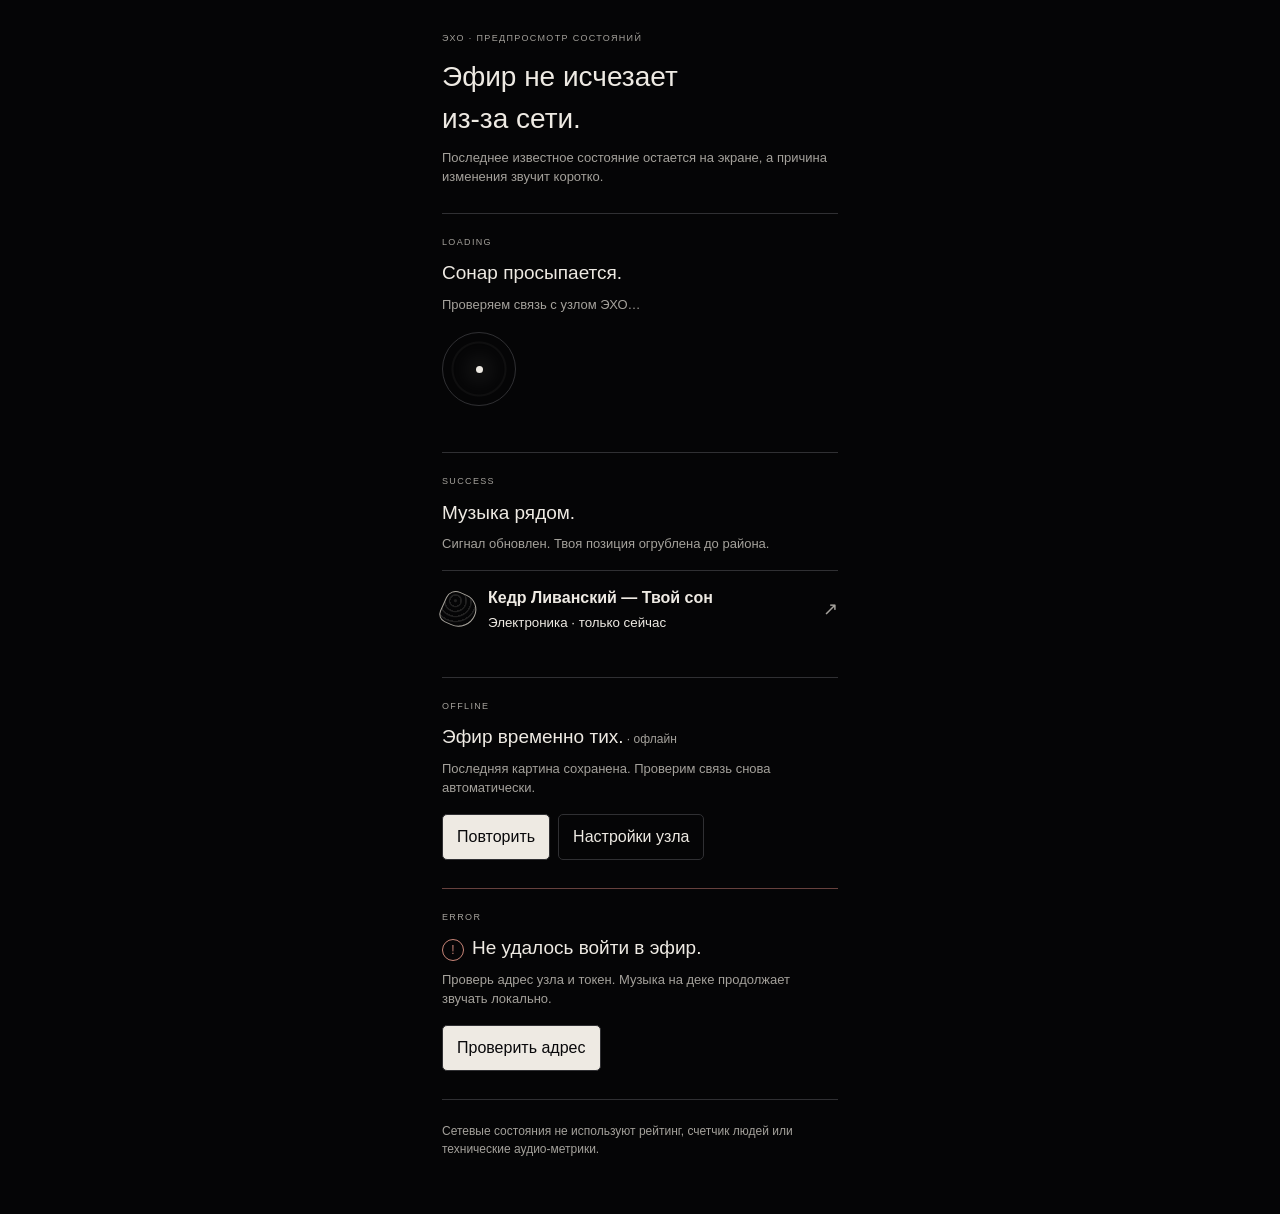
<file: docs/design/echo-network-states.html>
<!doctype html>
<html lang="ru"><head><meta charset="utf-8"><meta name="viewport" content="width=device-width,initial-scale=1"><title>ЭХО · Состояния эфира</title>
<style>
:root{color-scheme:dark;--bg:#09090b;--surface:#171719;--text:#eeeae3;--muted:#a4a19b;--line:#303033;--ok:#d8d3c9;--danger:#c98578}*{box-sizing:border-box}body{margin:0;background:#050506;color:var(--text);font:16px/1.5 Arial,sans-serif}main{width:min(100%,440px);margin:0 auto;padding:32px 22px 56px}h1{font-size:28px;font-weight:400;margin:0 0 8px}h2{font-size:19px;font-weight:400;margin:0 0 7px}.intro{color:var(--muted);font-size:13px;margin:0 0 26px}.state{border-top:1px solid var(--line);padding:22px 0 28px}.eyebrow{font-size:9px;letter-spacing:.15em;color:var(--muted);margin:0 0 10px}.state p:not(.eyebrow){color:var(--muted);font-size:13px;margin:0 0 16px}.pulse{width:74px;height:74px;border:1px solid var(--line);border-radius:50%;display:grid;place-items:center;margin:18px 0;background:radial-gradient(circle,#eeeae31d 0 2px,transparent 3px 25px,#eeeae30b 26px 27px,transparent 28px)}.pulse:after{content:'';width:7px;height:7px;border-radius:50%;background:var(--text);box-shadow:0 0 24px #eeeae3}.signal{display:flex;gap:12px;align-items:center;border-top:1px solid var(--line);padding:15px 0}.form{width:34px;height:34px;border:1px solid #a7a39b;border-radius:40% 60% 68% 32%;transform:rotate(24deg);background:repeating-radial-gradient(ellipse at 28% 28%,#eeeae31f 0 1px,transparent 2px 5px)}.signal span:last-child{margin-left:auto;color:var(--muted);font-size:18px}.actions{display:flex;gap:8px;flex-wrap:wrap}.actions button{min-height:44px;padding:10px 14px;border-radius:5px;border:1px solid var(--line);background:transparent;color:var(--text);font:inherit}.actions button.primary{background:var(--text);color:var(--bg)}.error{border-color:#67413d}.error h2:before{content:'!';display:inline-grid;place-items:center;width:20px;height:20px;border:1px solid var(--danger);border-radius:50%;color:var(--danger);font-size:12px;margin-right:8px}.offline .pulse{opacity:.4;border-style:dashed}.offline h2:after{content:' · офлайн';font-size:12px;color:var(--muted)}footer{border-top:1px solid var(--line);padding-top:22px;color:var(--muted);font-size:12px}@media(prefers-reduced-motion:no-preference){.loading .pulse{animation:quiet-pulse 2.4s ease-in-out infinite}@keyframes quiet-pulse{50%{transform:scale(1.04);opacity:.72}}}
</style></head><body><main><p class="eyebrow">ЭХО · ПРЕДПРОСМОТР СОСТОЯНИЙ</p><h1>Эфир не исчезает<br>из-за сети.</h1><p class="intro">Последнее известное состояние остается на экране, а причина изменения звучит коротко.</p>
<section class="state loading"><p class="eyebrow">LOADING</p><h2>Сонар просыпается.</h2><p>Проверяем связь с узлом ЭХО…</p><div class="pulse" aria-label="Сонар сканирует"></div></section>
<section class="state success"><p class="eyebrow">SUCCESS</p><h2>Музыка рядом.</h2><p>Сигнал обновлен. Твоя позиция огрублена до района.</p><div class="signal"><span class="form" aria-hidden="true"></span><span><strong>Кедр Ливанский — Твой сон</strong><br><small>Электроника · только сейчас</small></span><span aria-hidden="true">↗</span></div></section>
<section class="state offline"><p class="eyebrow">OFFLINE</p><h2>Эфир временно тих.</h2><p>Последняя картина сохранена. Проверим связь снова автоматически.</p><div class="actions"><button class="primary">Повторить</button><button>Настройки узла</button></div></section>
<section class="state error"><p class="eyebrow">ERROR</p><h2>Не удалось войти в эфир.</h2><p>Проверь адрес узла и токен. Музыка на деке продолжает звучать локально.</p><div class="actions"><button class="primary">Проверить адрес</button></div></section>
<footer>Сетевые состояния не используют рейтинг, счетчик людей или технические аудио-метрики.</footer></main></body></html>
</file>
